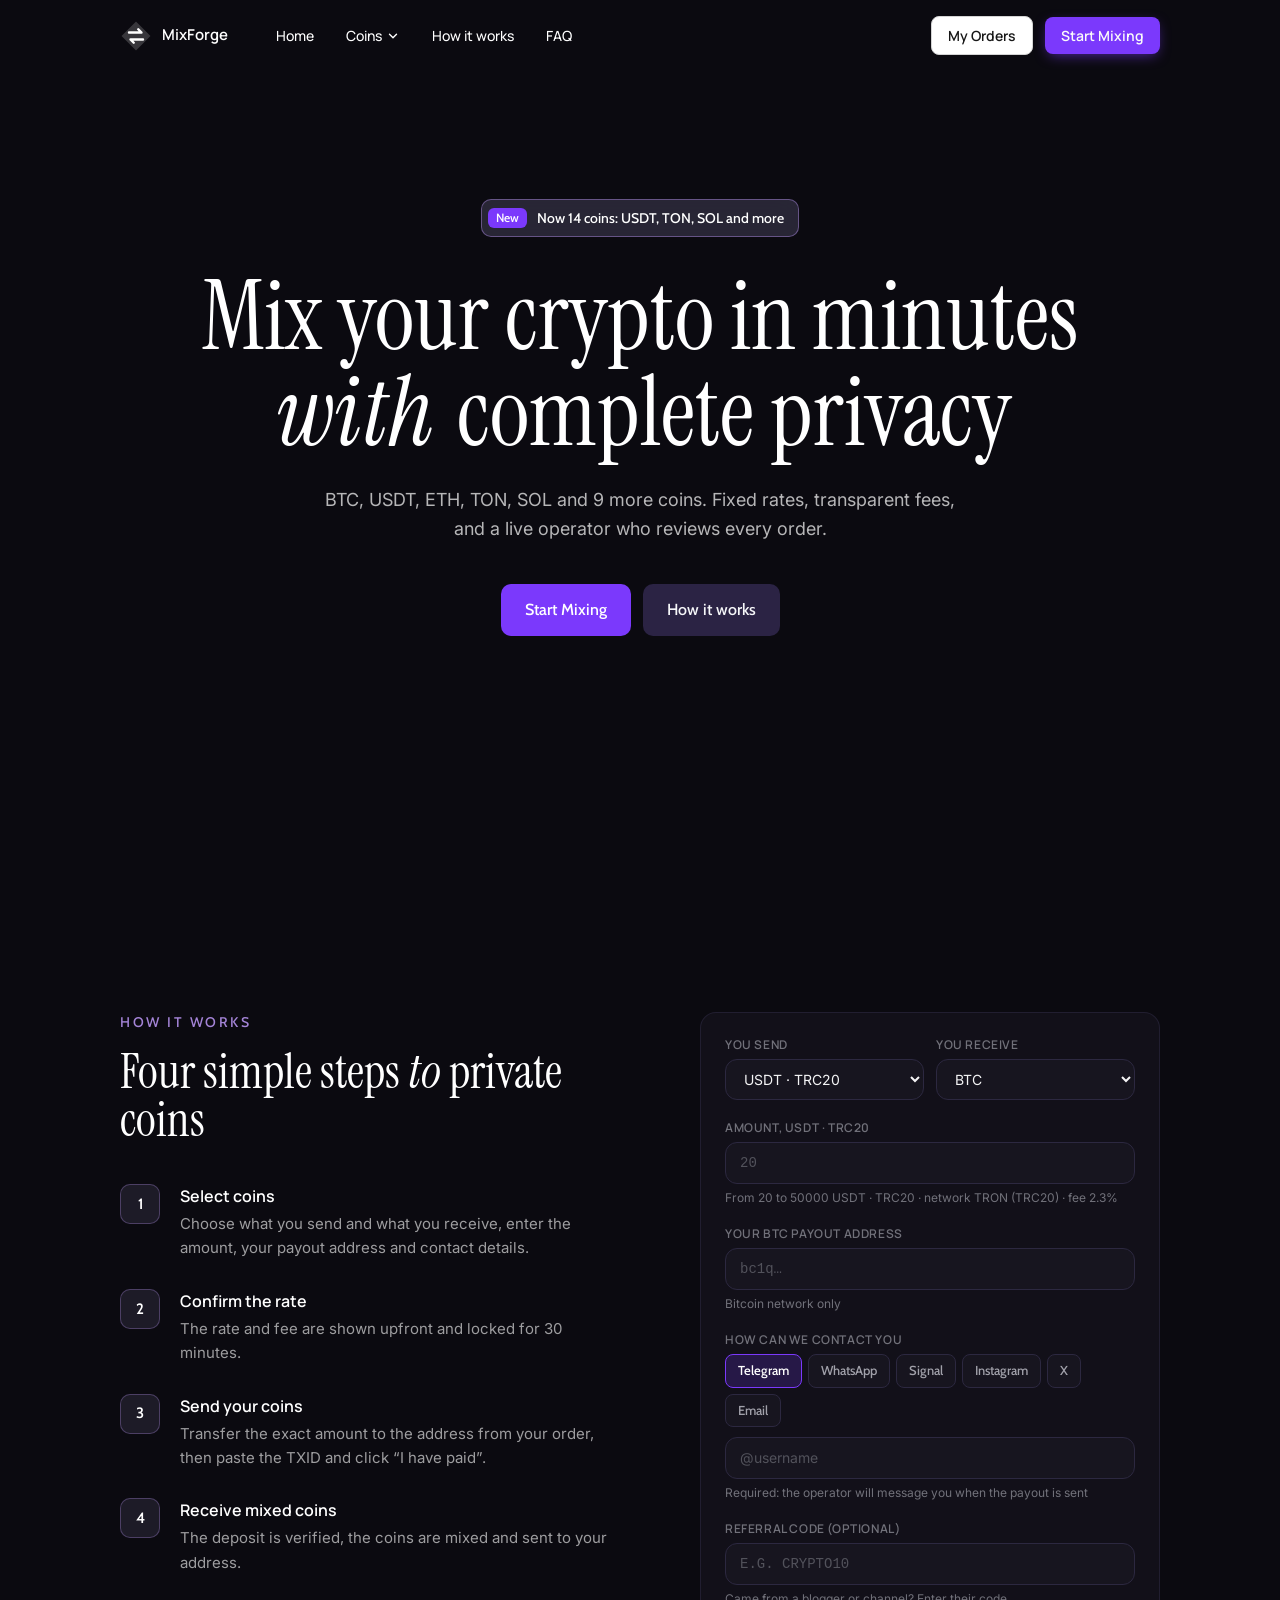
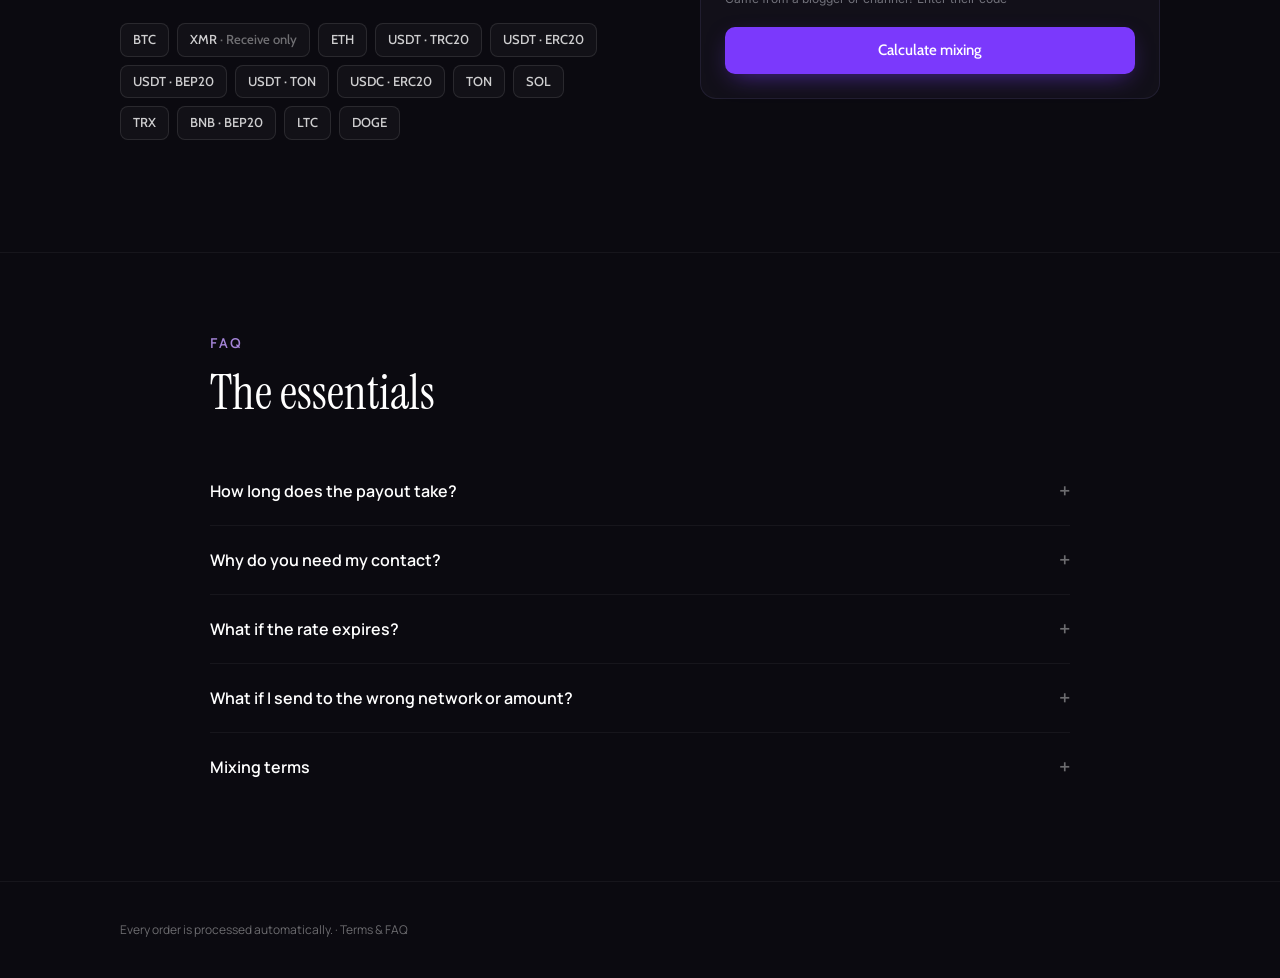
<file: index.html>
<!doctype html>
<html lang="ru">
  <head>
    <meta charset="UTF-8" />
    <title>SwapDesk — обмен криптовалют</title>
    <!-- Переадресация на собранный сайт (docs/). Сохраняет #/order/... в адресе. -->
    <script>location.replace("./docs/" + location.search + location.hash);</script>
    <meta http-equiv="refresh" content="0; url=./docs/" />
    <style>body{background:#0b0a10}</style>
  </head>
  <body></body>
</html>
</file>
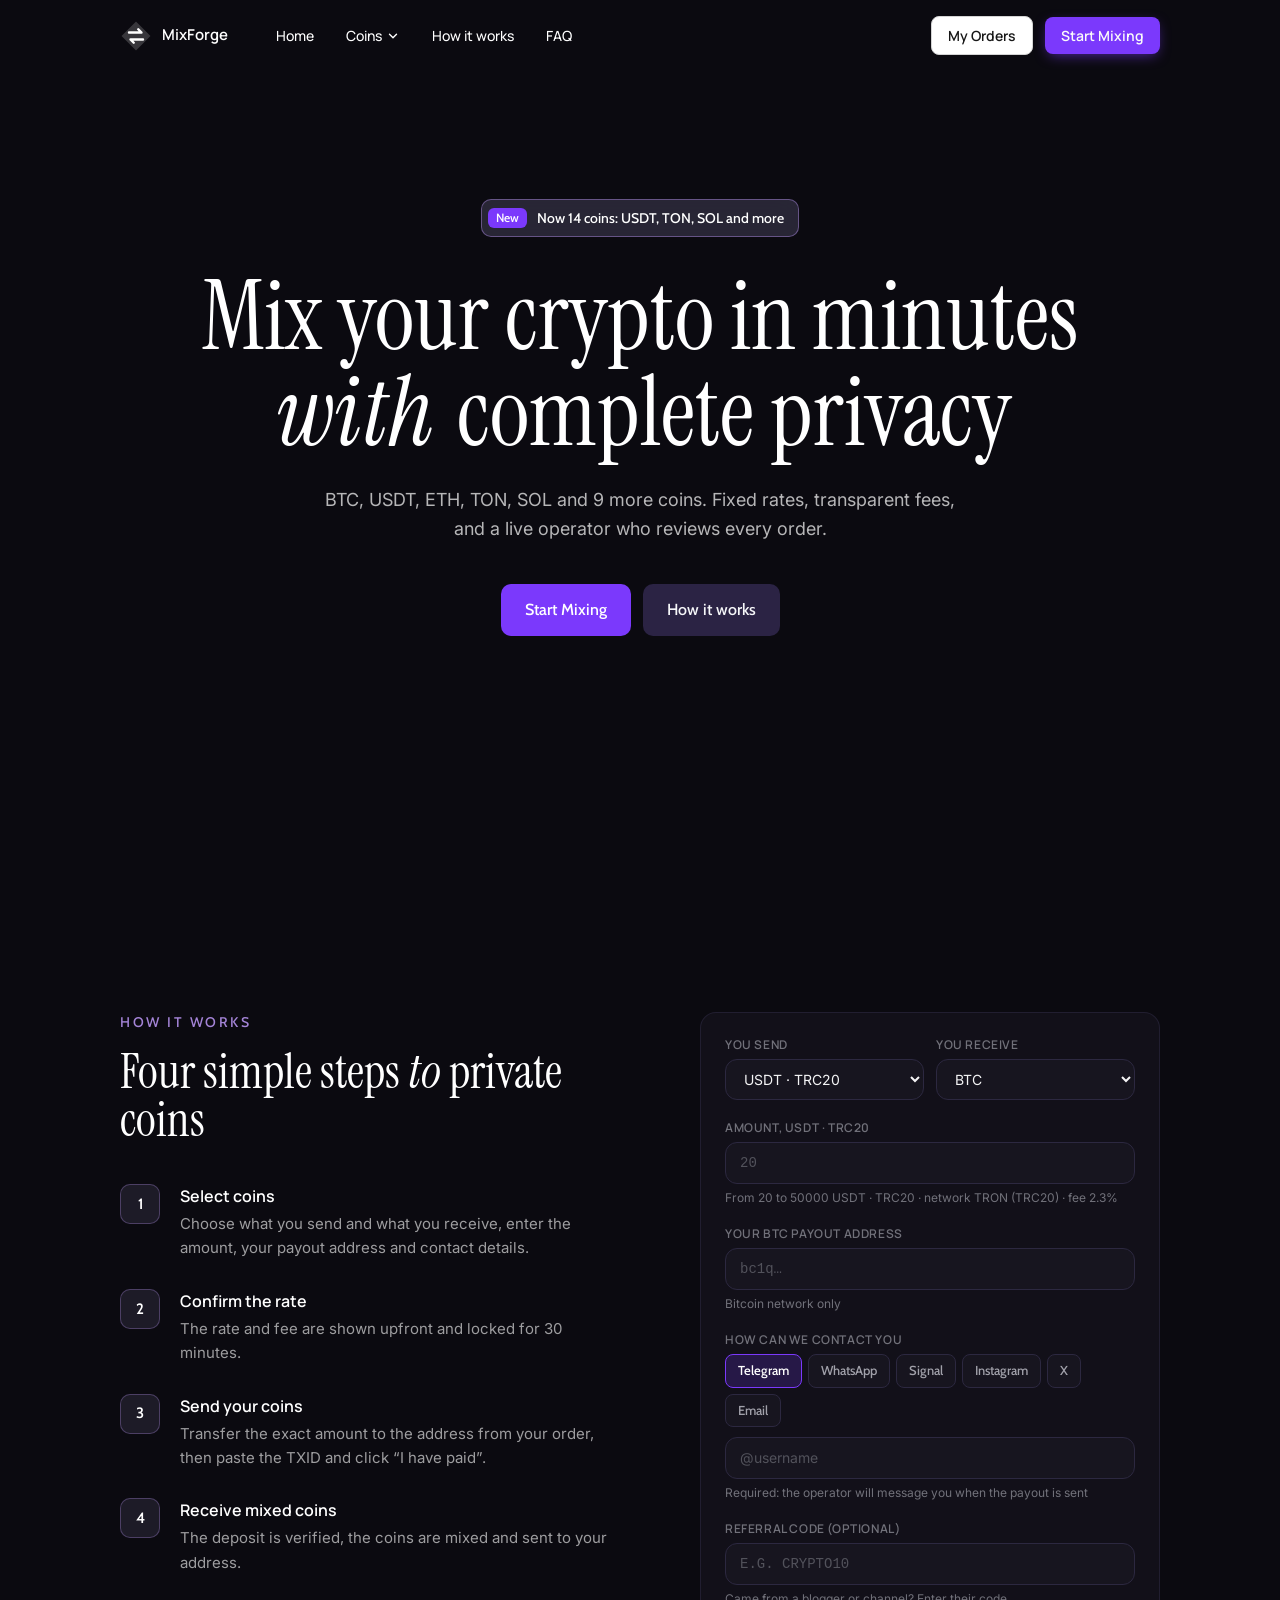
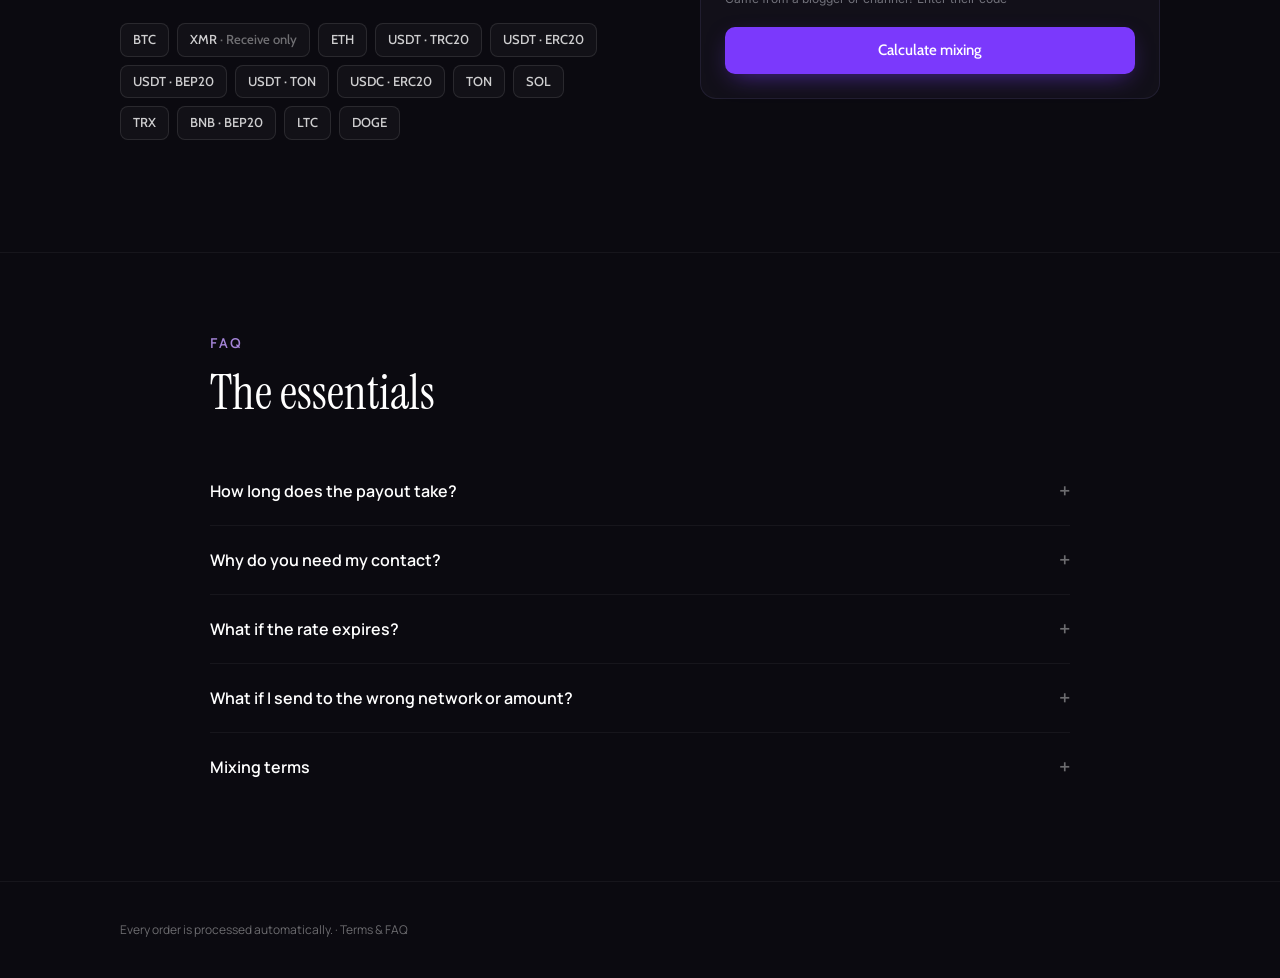
<file: docs/index.html>
<!doctype html>
<html lang="ru">
  <head>
    <meta charset="UTF-8" />
    <meta name="viewport" content="width=device-width, initial-scale=1.0" />
    <title>MixForge — Crypto Mixer | Private Mixing for 14+ Coins</title>
    <meta name="description" content="MixForge is a private crypto mixer supporting BTC, USDT, ETH, TON, SOL and 10+ other coins. Fixed rates, live operator support, and maximum anonymity." />
    <meta name="theme-color" content="#0b0a10" />
    <link rel="icon" href="data:image/svg+xml,%3Csvg xmlns='http://www.w3.org/2000/svg' viewBox='0 0 32 32'%3E%3Crect width='32' height='32' rx='8' fill='%237b39fc'/%3E%3Cpath d='M9 12.5h12.5l-3.25-3.25M23 19.5H10.5l3.25 3.25' stroke='white' stroke-width='2.4' fill='none' stroke-linecap='round' stroke-linejoin='round'/%3E%3C/svg%3E" />
    <link rel="preconnect" href="https://fonts.googleapis.com" />
    <link rel="preconnect" href="https://fonts.gstatic.com" crossorigin />
    <link
      href="https://fonts.googleapis.com/css2?family=Cabin:wght@500;600&family=Cormorant+Garamond:ital,wght@0,500;1,500&family=Instrument+Serif:ital@0;1&family=Inter:wght@400;500&family=Manrope:wght@500;600;700&display=swap"
      rel="stylesheet"
    />
    <script type="module" crossorigin src="./assets/index-CkU9BiR8.js"></script>
    <link rel="stylesheet" crossorigin href="./assets/index-CHahd86F.css">
  </head>
  <body>
    <div id="root"></div>
  </body>
</html>
</file>
<file: docs/assets/index-CHahd86F.css>
*,:before,:after{--tw-border-spacing-x: 0;--tw-border-spacing-y: 0;--tw-translate-x: 0;--tw-translate-y: 0;--tw-rotate: 0;--tw-skew-x: 0;--tw-skew-y: 0;--tw-scale-x: 1;--tw-scale-y: 1;--tw-pan-x: ;--tw-pan-y: ;--tw-pinch-zoom: ;--tw-scroll-snap-strictness: proximity;--tw-gradient-from-position: ;--tw-gradient-via-position: ;--tw-gradient-to-position: ;--tw-ordinal: ;--tw-slashed-zero: ;--tw-numeric-figure: ;--tw-numeric-spacing: ;--tw-numeric-fraction: ;--tw-ring-inset: ;--tw-ring-offset-width: 0px;--tw-ring-offset-color: #fff;--tw-ring-color: rgb(59 130 246 / .5);--tw-ring-offset-shadow: 0 0 #0000;--tw-ring-shadow: 0 0 #0000;--tw-shadow: 0 0 #0000;--tw-shadow-colored: 0 0 #0000;--tw-blur: ;--tw-brightness: ;--tw-contrast: ;--tw-grayscale: ;--tw-hue-rotate: ;--tw-invert: ;--tw-saturate: ;--tw-sepia: ;--tw-drop-shadow: ;--tw-backdrop-blur: ;--tw-backdrop-brightness: ;--tw-backdrop-contrast: ;--tw-backdrop-grayscale: ;--tw-backdrop-hue-rotate: ;--tw-backdrop-invert: ;--tw-backdrop-opacity: ;--tw-backdrop-saturate: ;--tw-backdrop-sepia: ;--tw-contain-size: ;--tw-contain-layout: ;--tw-contain-paint: ;--tw-contain-style: }::backdrop{--tw-border-spacing-x: 0;--tw-border-spacing-y: 0;--tw-translate-x: 0;--tw-translate-y: 0;--tw-rotate: 0;--tw-skew-x: 0;--tw-skew-y: 0;--tw-scale-x: 1;--tw-scale-y: 1;--tw-pan-x: ;--tw-pan-y: ;--tw-pinch-zoom: ;--tw-scroll-snap-strictness: proximity;--tw-gradient-from-position: ;--tw-gradient-via-position: ;--tw-gradient-to-position: ;--tw-ordinal: ;--tw-slashed-zero: ;--tw-numeric-figure: ;--tw-numeric-spacing: ;--tw-numeric-fraction: ;--tw-ring-inset: ;--tw-ring-offset-width: 0px;--tw-ring-offset-color: #fff;--tw-ring-color: rgb(59 130 246 / .5);--tw-ring-offset-shadow: 0 0 #0000;--tw-ring-shadow: 0 0 #0000;--tw-shadow: 0 0 #0000;--tw-shadow-colored: 0 0 #0000;--tw-blur: ;--tw-brightness: ;--tw-contrast: ;--tw-grayscale: ;--tw-hue-rotate: ;--tw-invert: ;--tw-saturate: ;--tw-sepia: ;--tw-drop-shadow: ;--tw-backdrop-blur: ;--tw-backdrop-brightness: ;--tw-backdrop-contrast: ;--tw-backdrop-grayscale: ;--tw-backdrop-hue-rotate: ;--tw-backdrop-invert: ;--tw-backdrop-opacity: ;--tw-backdrop-saturate: ;--tw-backdrop-sepia: ;--tw-contain-size: ;--tw-contain-layout: ;--tw-contain-paint: ;--tw-contain-style: }*,:before,:after{box-sizing:border-box;border-width:0;border-style:solid;border-color:#e5e7eb}:before,:after{--tw-content: ""}html,:host{line-height:1.5;-webkit-text-size-adjust:100%;-moz-tab-size:4;-o-tab-size:4;tab-size:4;font-family:Inter,ui-sans-serif,system-ui,sans-serif;font-feature-settings:normal;font-variation-settings:normal;-webkit-tap-highlight-color:transparent}body{margin:0;line-height:inherit}hr{height:0;color:inherit;border-top-width:1px}abbr:where([title]){-webkit-text-decoration:underline dotted;text-decoration:underline dotted}h1,h2,h3,h4,h5,h6{font-size:inherit;font-weight:inherit}a{color:inherit;text-decoration:inherit}b,strong{font-weight:bolder}code,kbd,samp,pre{font-family:ui-monospace,SFMono-Regular,Consolas,monospace;font-feature-settings:normal;font-variation-settings:normal;font-size:1em}small{font-size:80%}sub,sup{font-size:75%;line-height:0;position:relative;vertical-align:baseline}sub{bottom:-.25em}sup{top:-.5em}table{text-indent:0;border-color:inherit;border-collapse:collapse}button,input,optgroup,select,textarea{font-family:inherit;font-feature-settings:inherit;font-variation-settings:inherit;font-size:100%;font-weight:inherit;line-height:inherit;letter-spacing:inherit;color:inherit;margin:0;padding:0}button,select{text-transform:none}button,input:where([type=button]),input:where([type=reset]),input:where([type=submit]){-webkit-appearance:button;background-color:transparent;background-image:none}:-moz-focusring{outline:auto}:-moz-ui-invalid{box-shadow:none}progress{vertical-align:baseline}::-webkit-inner-spin-button,::-webkit-outer-spin-button{height:auto}[type=search]{-webkit-appearance:textfield;outline-offset:-2px}::-webkit-search-decoration{-webkit-appearance:none}::-webkit-file-upload-button{-webkit-appearance:button;font:inherit}summary{display:list-item}blockquote,dl,dd,h1,h2,h3,h4,h5,h6,hr,figure,p,pre{margin:0}fieldset{margin:0;padding:0}legend{padding:0}ol,ul,menu{list-style:none;margin:0;padding:0}dialog{padding:0}textarea{resize:vertical}input::-moz-placeholder,textarea::-moz-placeholder{opacity:1;color:#9ca3af}input::placeholder,textarea::placeholder{opacity:1;color:#9ca3af}button,[role=button]{cursor:pointer}:disabled{cursor:default}img,svg,video,canvas,audio,iframe,embed,object{display:block;vertical-align:middle}img,video{max-width:100%;height:auto}[hidden]:where(:not([hidden=until-found])){display:none}.card{border-radius:1rem;border-width:1px;border-color:#2c284099;--tw-bg-opacity: 1;background-color:rgb(18 16 25 / var(--tw-bg-opacity, 1));padding:1.25rem}@media (min-width: 640px){.card{padding:1.5rem}}.label{margin-bottom:.375rem;display:block;font-family:Manrope,ui-sans-serif,system-ui,sans-serif;font-size:.75rem;line-height:1rem;font-weight:600;text-transform:uppercase;letter-spacing:.05em;--tw-text-opacity: 1;color:rgb(113 113 122 / var(--tw-text-opacity, 1))}.input{width:100%;border-radius:.75rem;border-width:1px;--tw-border-opacity: 1;border-color:rgb(44 40 64 / var(--tw-border-opacity, 1));--tw-bg-opacity: 1;background-color:rgb(23 21 31 / var(--tw-bg-opacity, 1));padding:.625rem .875rem;font-size:.875rem;line-height:1.25rem;--tw-text-opacity: 1;color:rgb(244 244 245 / var(--tw-text-opacity, 1));outline:2px solid transparent;outline-offset:2px;transition-property:color,background-color,border-color,text-decoration-color,fill,stroke,opacity,box-shadow,transform,filter,backdrop-filter;transition-timing-function:cubic-bezier(.4,0,.2,1);transition-duration:.15s}.input::-moz-placeholder{--tw-text-opacity: 1;color:rgb(82 82 91 / var(--tw-text-opacity, 1))}.input::placeholder{--tw-text-opacity: 1;color:rgb(82 82 91 / var(--tw-text-opacity, 1))}.input:focus{border-color:#7b39fcb3;--tw-ring-offset-shadow: var(--tw-ring-inset) 0 0 0 var(--tw-ring-offset-width) var(--tw-ring-offset-color);--tw-ring-shadow: var(--tw-ring-inset) 0 0 0 calc(2px + var(--tw-ring-offset-width)) var(--tw-ring-color);box-shadow:var(--tw-ring-offset-shadow),var(--tw-ring-shadow),var(--tw-shadow, 0 0 #0000);--tw-ring-color: rgb(123 57 252 / .2)}.btn-primary{display:inline-flex;align-items:center;justify-content:center;gap:.5rem;border-radius:10px;padding:.75rem 1rem;font-family:Cabin,Manrope,ui-sans-serif,sans-serif;font-size:15px;font-weight:500;transition-property:color,background-color,border-color,text-decoration-color,fill,stroke,opacity,box-shadow,transform,filter,backdrop-filter;transition-timing-function:cubic-bezier(.4,0,.2,1);transition-duration:.15s}.btn-primary:disabled{cursor:not-allowed;opacity:.5}.btn-primary{--tw-bg-opacity: 1;background-color:rgb(123 57 252 / var(--tw-bg-opacity, 1));--tw-text-opacity: 1;color:rgb(255 255 255 / var(--tw-text-opacity, 1));--tw-shadow: 0 8px 24px -8px rgba(123,57,252,.6);--tw-shadow-colored: 0 8px 24px -8px var(--tw-shadow-color);box-shadow:var(--tw-ring-offset-shadow, 0 0 #0000),var(--tw-ring-shadow, 0 0 #0000),var(--tw-shadow)}.btn-primary:hover{--tw-bg-opacity: 1;background-color:rgb(143 85 255 / var(--tw-bg-opacity, 1))}.btn-ghost{display:inline-flex;align-items:center;justify-content:center;gap:.5rem;border-radius:10px;padding:.75rem 1rem;font-family:Cabin,Manrope,ui-sans-serif,sans-serif;font-size:15px;font-weight:500;transition-property:color,background-color,border-color,text-decoration-color,fill,stroke,opacity,box-shadow,transform,filter,backdrop-filter;transition-timing-function:cubic-bezier(.4,0,.2,1);transition-duration:.15s}.btn-ghost:disabled{cursor:not-allowed;opacity:.5}.btn-ghost{border-width:1px;--tw-border-opacity: 1;border-color:rgb(44 40 64 / var(--tw-border-opacity, 1));--tw-bg-opacity: 1;background-color:rgb(23 21 31 / var(--tw-bg-opacity, 1));--tw-text-opacity: 1;color:rgb(228 228 231 / var(--tw-text-opacity, 1))}.btn-ghost:hover{--tw-border-opacity: 1;border-color:rgb(113 113 122 / var(--tw-border-opacity, 1))}.mono{word-break:break-all;font-family:ui-monospace,SFMono-Regular,Consolas,monospace;font-size:13px}.row{display:flex;align-items:flex-start;justify-content:space-between;gap:1rem;border-bottom-width:1px;--tw-border-opacity: 1;border-color:rgb(29 26 40 / var(--tw-border-opacity, 1));padding-top:.625rem;padding-bottom:.625rem;font-size:.875rem;line-height:1.25rem}.row:last-child{border-width:0px}.row>dt{flex-shrink:0;--tw-text-opacity: 1;color:rgb(113 113 122 / var(--tw-text-opacity, 1))}.row>dd{text-align:right;--tw-text-opacity: 1;color:rgb(244 244 245 / var(--tw-text-opacity, 1))}.fixed{position:fixed}.absolute{position:absolute}.relative{position:relative}.inset-0{top:0;right:0;bottom:0;left:0}.left-0{left:0}.top-9{top:2.25rem}.z-10{z-index:10}.z-20{z-index:20}.z-50{z-index:50}.mx-\[0\.08em\]{margin-left:.08em;margin-right:.08em}.mx-auto{margin-left:auto;margin-right:auto}.mb-2{margin-bottom:.5rem}.mt-0\.5{margin-top:.125rem}.mt-1{margin-top:.25rem}.mt-1\.5{margin-top:.375rem}.mt-10{margin-top:2.5rem}.mt-12{margin-top:3rem}.mt-2{margin-top:.5rem}.mt-2\.5{margin-top:.625rem}.mt-3{margin-top:.75rem}.mt-32{margin-top:8rem}.mt-4{margin-top:1rem}.mt-5{margin-top:1.25rem}.mt-6{margin-top:1.5rem}.mt-8{margin-top:2rem}.mt-auto{margin-top:auto}.block{display:block}.flex{display:flex}.inline-flex{display:inline-flex}.grid{display:grid}.hidden{display:none}.h-10{height:2.5rem}.h-3\.5{height:.875rem}.h-6{height:1.5rem}.h-8{height:2rem}.h-\[200px\]{height:200px}.h-\[38px\]{height:38px}.h-full{height:100%}.min-h-screen{min-height:100vh}.w-10{width:2.5rem}.w-3\.5{width:.875rem}.w-6{width:1.5rem}.w-8{width:2rem}.w-\[200px\]{width:200px}.w-\[340px\]{width:340px}.w-full{width:100%}.max-w-2xl{max-width:42rem}.max-w-5xl{max-width:64rem}.max-w-\[1100px\]{max-width:1100px}.max-w-\[1200px\]{max-width:1200px}.max-w-\[60\%\]{max-width:60%}.max-w-\[65\%\]{max-width:65%}.max-w-\[662px\]{max-width:662px}.max-w-\[70\%\]{max-width:70%}.max-w-\[860px\]{max-width:860px}.max-w-lg{max-width:32rem}.flex-1{flex:1 1 0%}.shrink-0{flex-shrink:0}.rotate-180{--tw-rotate: 180deg;transform:translate(var(--tw-translate-x),var(--tw-translate-y)) rotate(var(--tw-rotate)) skew(var(--tw-skew-x)) skewY(var(--tw-skew-y)) scaleX(var(--tw-scale-x)) scaleY(var(--tw-scale-y))}.cursor-pointer{cursor:pointer}.scroll-mt-4{scroll-margin-top:1rem}.scroll-mt-8{scroll-margin-top:2rem}.list-none{list-style-type:none}.grid-cols-2{grid-template-columns:repeat(2,minmax(0,1fr))}.flex-col{flex-direction:column}.flex-wrap{flex-wrap:wrap}.place-items-center{place-items:center}.items-start{align-items:flex-start}.items-end{align-items:flex-end}.items-center{align-items:center}.justify-center{justify-content:center}.justify-between{justify-content:space-between}.gap-1{gap:.25rem}.gap-1\.5{gap:.375rem}.gap-12{gap:3rem}.gap-2{gap:.5rem}.gap-2\.5{gap:.625rem}.gap-3{gap:.75rem}.gap-4{gap:1rem}.gap-5{gap:1.25rem}.gap-6{gap:1.5rem}.gap-8{gap:2rem}.space-y-1\.5>:not([hidden])~:not([hidden]){--tw-space-y-reverse: 0;margin-top:calc(.375rem * calc(1 - var(--tw-space-y-reverse)));margin-bottom:calc(.375rem * var(--tw-space-y-reverse))}.space-y-3>:not([hidden])~:not([hidden]){--tw-space-y-reverse: 0;margin-top:calc(.75rem * calc(1 - var(--tw-space-y-reverse)));margin-bottom:calc(.75rem * var(--tw-space-y-reverse))}.space-y-4>:not([hidden])~:not([hidden]){--tw-space-y-reverse: 0;margin-top:calc(1rem * calc(1 - var(--tw-space-y-reverse)));margin-bottom:calc(1rem * var(--tw-space-y-reverse))}.space-y-5>:not([hidden])~:not([hidden]){--tw-space-y-reverse: 0;margin-top:calc(1.25rem * calc(1 - var(--tw-space-y-reverse)));margin-bottom:calc(1.25rem * var(--tw-space-y-reverse))}.space-y-6>:not([hidden])~:not([hidden]){--tw-space-y-reverse: 0;margin-top:calc(1.5rem * calc(1 - var(--tw-space-y-reverse)));margin-bottom:calc(1.5rem * var(--tw-space-y-reverse))}.space-y-7>:not([hidden])~:not([hidden]){--tw-space-y-reverse: 0;margin-top:calc(1.75rem * calc(1 - var(--tw-space-y-reverse)));margin-bottom:calc(1.75rem * var(--tw-space-y-reverse))}.divide-y>:not([hidden])~:not([hidden]){--tw-divide-y-reverse: 0;border-top-width:calc(1px * calc(1 - var(--tw-divide-y-reverse)));border-bottom-width:calc(1px * var(--tw-divide-y-reverse))}.divide-white\/5>:not([hidden])~:not([hidden]){border-color:#ffffff0d}.overflow-hidden{overflow:hidden}.whitespace-nowrap{white-space:nowrap}.break-all{word-break:break-all}.rounded-\[10px\]{border-radius:10px}.rounded-\[6px\]{border-radius:6px}.rounded-\[8px\]{border-radius:8px}.rounded-full{border-radius:9999px}.rounded-lg{border-radius:.5rem}.rounded-xl{border-radius:.75rem}.border{border-width:1px}.border-t{border-top-width:1px}.border-\[\#d4d4d4\]{--tw-border-opacity: 1;border-color:rgb(212 212 212 / var(--tw-border-opacity, 1))}.border-\[rgba\(164\,132\,215\,0\.35\)\]{border-color:#a484d759}.border-\[rgba\(164\,132\,215\,0\.5\)\]{border-color:#a484d780}.border-accent{--tw-border-opacity: 1;border-color:rgb(123 57 252 / var(--tw-border-opacity, 1))}.border-ink-700{--tw-border-opacity: 1;border-color:rgb(44 40 64 / var(--tw-border-opacity, 1))}.border-white\/10{border-color:#ffffff1a}.border-white\/5{border-color:#ffffff0d}.bg-\[\#120f1c\]\/95{background-color:#120f1cf2}.bg-\[\#2b2344\]{--tw-bg-opacity: 1;background-color:rgb(43 35 68 / var(--tw-bg-opacity, 1))}.bg-\[\#7b39fc\]{--tw-bg-opacity: 1;background-color:rgb(123 57 252 / var(--tw-bg-opacity, 1))}.bg-\[rgba\(85\,80\,110\,0\.25\)\]{background-color:#55506e40}.bg-\[rgba\(85\,80\,110\,0\.4\)\]{background-color:#55506e66}.bg-accent\/20{background-color:#7b39fc33}.bg-black{--tw-bg-opacity: 1;background-color:rgb(0 0 0 / var(--tw-bg-opacity, 1))}.bg-emerald-500\/15{background-color:#10b98126}.bg-ink-850{--tw-bg-opacity: 1;background-color:rgb(23 21 31 / var(--tw-bg-opacity, 1))}.bg-ink-950{--tw-bg-opacity: 1;background-color:rgb(11 10 16 / var(--tw-bg-opacity, 1))}.bg-transparent{background-color:transparent}.bg-white{--tw-bg-opacity: 1;background-color:rgb(255 255 255 / var(--tw-bg-opacity, 1))}.bg-white\/\[0\.03\]{background-color:#ffffff08}.object-cover{-o-object-fit:cover;object-fit:cover}.p-2{padding:.5rem}.p-4{padding:1rem}.px-2{padding-left:.5rem;padding-right:.5rem}.px-3{padding-left:.75rem;padding-right:.75rem}.px-4{padding-left:1rem;padding-right:1rem}.px-6{padding-left:1.5rem;padding-right:1.5rem}.py-1{padding-top:.25rem;padding-bottom:.25rem}.py-1\.5{padding-top:.375rem;padding-bottom:.375rem}.py-10{padding-top:2.5rem;padding-bottom:2.5rem}.py-16{padding-top:4rem;padding-bottom:4rem}.py-2{padding-top:.5rem;padding-bottom:.5rem}.py-20{padding-top:5rem;padding-bottom:5rem}.py-3\.5{padding-top:.875rem;padding-bottom:.875rem}.py-5{padding-top:1.25rem;padding-bottom:1.25rem}.py-\[16px\]{padding-top:16px;padding-bottom:16px}.pb-16{padding-bottom:4rem}.pb-24{padding-bottom:6rem}.pl-1\.5{padding-left:.375rem}.pr-3\.5{padding-right:.875rem}.pt-4{padding-top:1rem}.text-center{text-align:center}.font-cabin{font-family:Cabin,Manrope,ui-sans-serif,sans-serif}.font-display{font-family:"Instrument Serif",Cormorant Garamond,Georgia,serif}.font-manrope{font-family:Manrope,ui-sans-serif,system-ui,sans-serif}.font-mono{font-family:ui-monospace,SFMono-Regular,Consolas,monospace}.font-sans{font-family:Inter,ui-sans-serif,system-ui,sans-serif}.text-2xl{font-size:1.5rem;line-height:2rem}.text-4xl{font-size:2.25rem;line-height:2.5rem}.text-5xl{font-size:3rem;line-height:1}.text-\[11px\]{font-size:11px}.text-\[120px\]{font-size:120px}.text-\[12px\]{font-size:12px}.text-\[13px\]{font-size:13px}.text-\[14px\]{font-size:14px}.text-\[15px\]{font-size:15px}.text-\[16px\]{font-size:16px}.text-\[18px\]{font-size:18px}.text-base{font-size:1rem;line-height:1.5rem}.text-lg{font-size:1.125rem;line-height:1.75rem}.text-sm{font-size:.875rem;line-height:1.25rem}.text-xl{font-size:1.25rem;line-height:1.75rem}.text-xs{font-size:.75rem;line-height:1rem}.font-medium{font-weight:500}.font-normal{font-weight:400}.font-semibold{font-weight:600}.uppercase{text-transform:uppercase}.italic{font-style:italic}.leading-\[1\.1\]{line-height:1.1}.leading-none{line-height:1}.leading-relaxed{line-height:1.625}.tracking-\[0\.18em\]{letter-spacing:.18em}.tracking-wider{letter-spacing:.05em}.text-\[\#171717\]{--tw-text-opacity: 1;color:rgb(23 23 23 / var(--tw-text-opacity, 1))}.text-\[\#a484d7\]{--tw-text-opacity: 1;color:rgb(164 132 215 / var(--tw-text-opacity, 1))}.text-\[\#b591ff\]{--tw-text-opacity: 1;color:rgb(181 145 255 / var(--tw-text-opacity, 1))}.text-\[\#c4a6ff\]{--tw-text-opacity: 1;color:rgb(196 166 255 / var(--tw-text-opacity, 1))}.text-\[\#f6f7f9\]{--tw-text-opacity: 1;color:rgb(246 247 249 / var(--tw-text-opacity, 1))}.text-\[\#fafafa\]{--tw-text-opacity: 1;color:rgb(250 250 250 / var(--tw-text-opacity, 1))}.text-amber-300{--tw-text-opacity: 1;color:rgb(252 211 77 / var(--tw-text-opacity, 1))}.text-emerald-300{--tw-text-opacity: 1;color:rgb(110 231 183 / var(--tw-text-opacity, 1))}.text-red-400{--tw-text-opacity: 1;color:rgb(248 113 113 / var(--tw-text-opacity, 1))}.text-white{--tw-text-opacity: 1;color:rgb(255 255 255 / var(--tw-text-opacity, 1))}.text-white\/40{color:#fff6}.text-white\/50{color:#ffffff80}.text-white\/60{color:#fff9}.text-white\/70{color:#ffffffb3}.text-white\/80{color:#fffc}.text-white\/90{color:#ffffffe6}.text-zinc-100{--tw-text-opacity: 1;color:rgb(244 244 245 / var(--tw-text-opacity, 1))}.text-zinc-200{--tw-text-opacity: 1;color:rgb(228 228 231 / var(--tw-text-opacity, 1))}.text-zinc-300{--tw-text-opacity: 1;color:rgb(212 212 216 / var(--tw-text-opacity, 1))}.text-zinc-400{--tw-text-opacity: 1;color:rgb(161 161 170 / var(--tw-text-opacity, 1))}.text-zinc-50{--tw-text-opacity: 1;color:rgb(250 250 250 / var(--tw-text-opacity, 1))}.text-zinc-500{--tw-text-opacity: 1;color:rgb(113 113 122 / var(--tw-text-opacity, 1))}.underline-offset-2{text-underline-offset:2px}.accent-violet-500{accent-color:#8b5cf6}.shadow-2xl{--tw-shadow: 0 25px 50px -12px rgb(0 0 0 / .25);--tw-shadow-colored: 0 25px 50px -12px var(--tw-shadow-color);box-shadow:var(--tw-ring-offset-shadow, 0 0 #0000),var(--tw-ring-shadow, 0 0 #0000),var(--tw-shadow)}.shadow-\[0_4px_14px_-4px_rgba\(123\,57\,252\,0\.7\)\]{--tw-shadow: 0 4px 14px -4px rgba(123,57,252,.7);--tw-shadow-colored: 0 4px 14px -4px var(--tw-shadow-color);box-shadow:var(--tw-ring-offset-shadow, 0 0 #0000),var(--tw-ring-shadow, 0 0 #0000),var(--tw-shadow)}.filter{filter:var(--tw-blur) var(--tw-brightness) var(--tw-contrast) var(--tw-grayscale) var(--tw-hue-rotate) var(--tw-invert) var(--tw-saturate) var(--tw-sepia) var(--tw-drop-shadow)}.backdrop-blur-md{--tw-backdrop-blur: blur(12px);-webkit-backdrop-filter:var(--tw-backdrop-blur) var(--tw-backdrop-brightness) var(--tw-backdrop-contrast) var(--tw-backdrop-grayscale) var(--tw-backdrop-hue-rotate) var(--tw-backdrop-invert) var(--tw-backdrop-opacity) var(--tw-backdrop-saturate) var(--tw-backdrop-sepia);backdrop-filter:var(--tw-backdrop-blur) var(--tw-backdrop-brightness) var(--tw-backdrop-contrast) var(--tw-backdrop-grayscale) var(--tw-backdrop-hue-rotate) var(--tw-backdrop-invert) var(--tw-backdrop-opacity) var(--tw-backdrop-saturate) var(--tw-backdrop-sepia)}.transition{transition-property:color,background-color,border-color,text-decoration-color,fill,stroke,opacity,box-shadow,transform,filter,backdrop-filter;transition-timing-function:cubic-bezier(.4,0,.2,1);transition-duration:.15s}.transition-opacity{transition-property:opacity;transition-timing-function:cubic-bezier(.4,0,.2,1);transition-duration:.15s}.transition-transform{transition-property:transform;transition-timing-function:cubic-bezier(.4,0,.2,1);transition-duration:.15s}:root{color-scheme:dark}html{scroll-behavior:smooth}body{--tw-bg-opacity: 1;background-color:rgb(11 10 16 / var(--tw-bg-opacity, 1));font-family:Inter,ui-sans-serif,system-ui,sans-serif;--tw-text-opacity: 1;color:rgb(228 228 231 / var(--tw-text-opacity, 1));-webkit-font-smoothing:antialiased;-moz-osx-font-smoothing:grayscale}.hover\:border-accent\/50:hover{border-color:#7b39fc80}.hover\:border-zinc-500:hover{--tw-border-opacity: 1;border-color:rgb(113 113 122 / var(--tw-border-opacity, 1))}.hover\:bg-\[\#3a3058\]:hover{--tw-bg-opacity: 1;background-color:rgb(58 48 88 / var(--tw-bg-opacity, 1))}.hover\:bg-\[\#8f55ff\]:hover{--tw-bg-opacity: 1;background-color:rgb(143 85 255 / var(--tw-bg-opacity, 1))}.hover\:bg-neutral-100:hover{--tw-bg-opacity: 1;background-color:rgb(245 245 245 / var(--tw-bg-opacity, 1))}.hover\:bg-white\/5:hover{background-color:#ffffff0d}.hover\:text-\[\#b591ff\]:hover{--tw-text-opacity: 1;color:rgb(181 145 255 / var(--tw-text-opacity, 1))}.hover\:text-white\/70:hover{color:#ffffffb3}.hover\:text-zinc-100:hover{--tw-text-opacity: 1;color:rgb(244 244 245 / var(--tw-text-opacity, 1))}.hover\:text-zinc-200:hover{--tw-text-opacity: 1;color:rgb(228 228 231 / var(--tw-text-opacity, 1))}.hover\:underline:hover{text-decoration-line:underline}.hover\:opacity-80:hover{opacity:.8}.group[open] .group-open\:rotate-45{--tw-rotate: 45deg;transform:translate(var(--tw-translate-x),var(--tw-translate-y)) rotate(var(--tw-rotate)) skew(var(--tw-skew-x)) skewY(var(--tw-skew-y)) scaleX(var(--tw-scale-x)) scaleY(var(--tw-scale-y))}@media (min-width: 640px){.sm\:inline{display:inline}.sm\:hidden{display:none}.sm\:w-auto{width:auto}.sm\:grid-cols-\[200px_1fr\]{grid-template-columns:200px 1fr}.sm\:flex-row{flex-direction:row}.sm\:text-5xl{font-size:3rem;line-height:1}.sm\:text-6xl{font-size:3.75rem;line-height:1}}@media (min-width: 768px){.md\:text-7xl{font-size:4.5rem;line-height:1}}@media (min-width: 1024px){.lg\:flex{display:flex}.lg\:hidden{display:none}.lg\:grid-cols-\[1fr_460px\]{grid-template-columns:1fr 460px}.lg\:gap-20{gap:5rem}.lg\:px-10{padding-left:2.5rem;padding-right:2.5rem}.lg\:px-\[120px\]{padding-left:120px;padding-right:120px}.lg\:py-28{padding-top:7rem;padding-bottom:7rem}.lg\:text-\[96px\]{font-size:96px}}@media (min-width: 1280px){.xl\:gap-12{gap:3rem}.xl\:gap-8{gap:2rem}.xl\:px-\[120px\]{padding-left:120px;padding-right:120px}}
</file>
